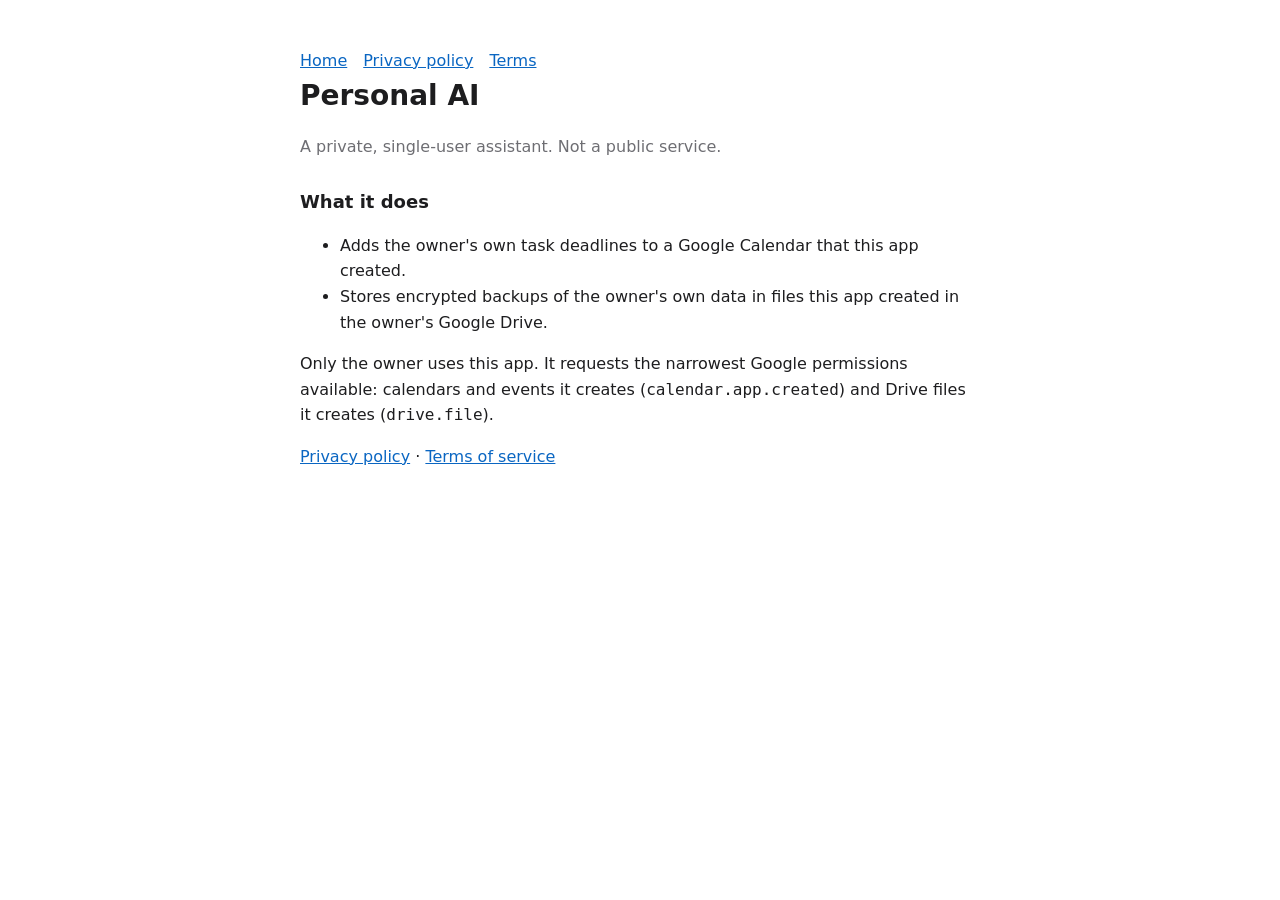
<file: index.html>
<!doctype html><html lang="en"><head><meta charset="utf-8"><meta name="viewport" content="width=device-width,initial-scale=1">
<title>Personal AI</title><link rel="stylesheet" href="style.css"></head><body><main>
<nav><a href="./">Home</a><a href="privacy.html">Privacy policy</a><a href="terms.html">Terms</a></nav>
<h1>Personal AI</h1>
<p class="muted">A private, single-user assistant. Not a public service.</p>
<h2>What it does</h2>
<ul>
<li>Adds the owner's own task deadlines to a Google Calendar that this app created.</li>
<li>Stores encrypted backups of the owner's own data in files this app created in the owner's Google Drive.</li>
</ul>
<p>Only the owner uses this app. It requests the narrowest Google permissions available: calendars and events it creates (<code>calendar.app.created</code>) and Drive files it creates (<code>drive.file</code>).</p>
<p><a href="privacy.html">Privacy policy</a> · <a href="terms.html">Terms of service</a></p>
</main></body></html>
</file>
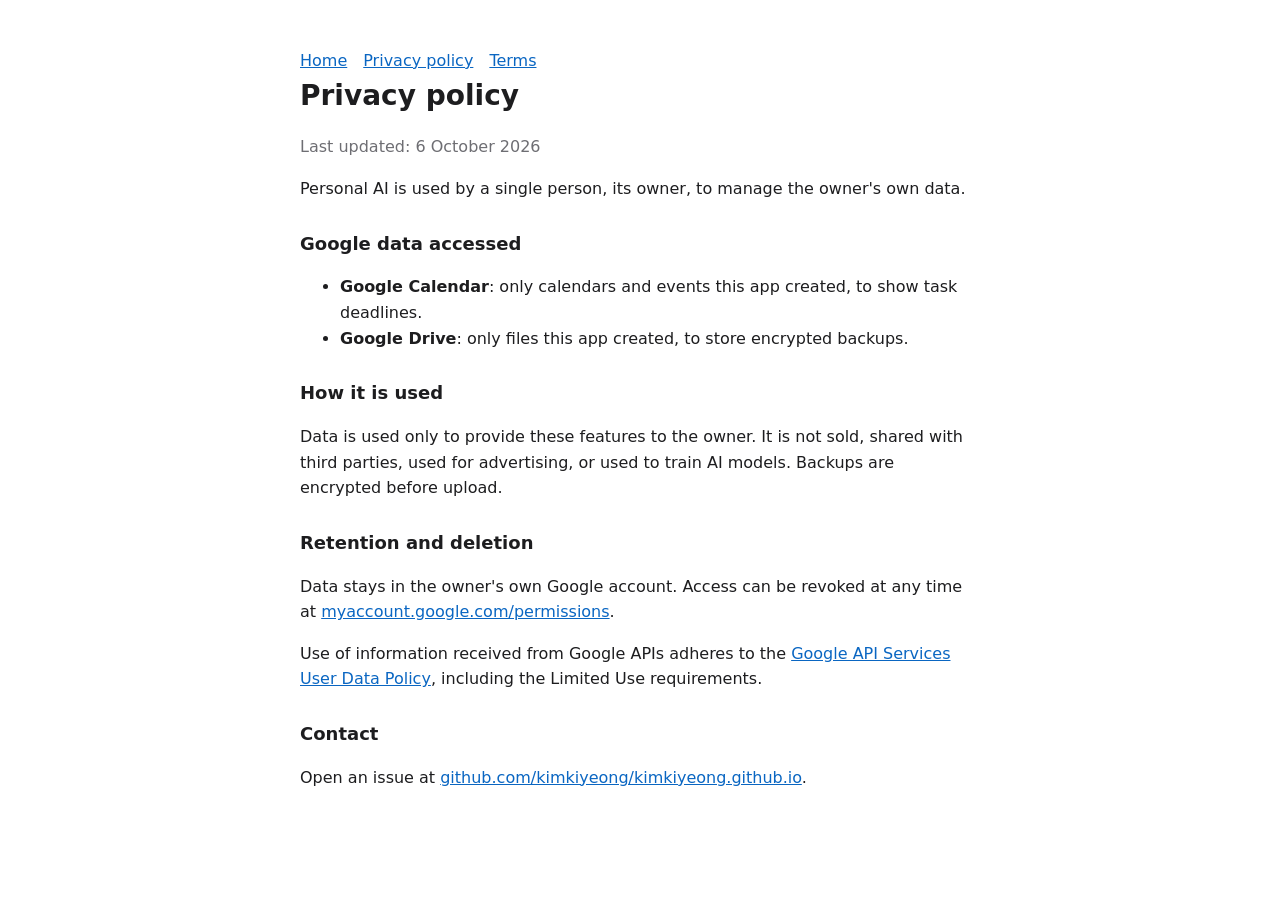
<file: privacy.html>
<!doctype html><html lang="en"><head><meta charset="utf-8"><meta name="viewport" content="width=device-width,initial-scale=1">
<title>Privacy policy · Personal AI</title><link rel="stylesheet" href="style.css"></head><body><main>
<nav><a href="./">Home</a><a href="privacy.html">Privacy policy</a><a href="terms.html">Terms</a></nav>
<h1>Privacy policy</h1><p class="muted">Last updated: 6 October 2026</p>
<p>Personal AI is used by a single person, its owner, to manage the owner's own data.</p>
<h2>Google data accessed</h2>
<ul><li><b>Google Calendar</b>: only calendars and events this app created, to show task deadlines.</li>
<li><b>Google Drive</b>: only files this app created, to store encrypted backups.</li></ul>
<h2>How it is used</h2>
<p>Data is used only to provide these features to the owner. It is not sold, shared with third parties, used for advertising, or used to train AI models. Backups are encrypted before upload.</p>
<h2>Retention and deletion</h2>
<p>Data stays in the owner's own Google account. Access can be revoked at any time at <a href="https://myaccount.google.com/permissions">myaccount.google.com/permissions</a>.</p>
<p>Use of information received from Google APIs adheres to the <a href="https://developers.google.com/terms/api-services-user-data-policy">Google API Services User Data Policy</a>, including the Limited Use requirements.</p>
<h2>Contact</h2><p>Open an issue at <a href="https://github.com/kimkiyeong/kimkiyeong.github.io/issues">github.com/kimkiyeong/kimkiyeong.github.io</a>.</p>
</main></body></html>
</file>
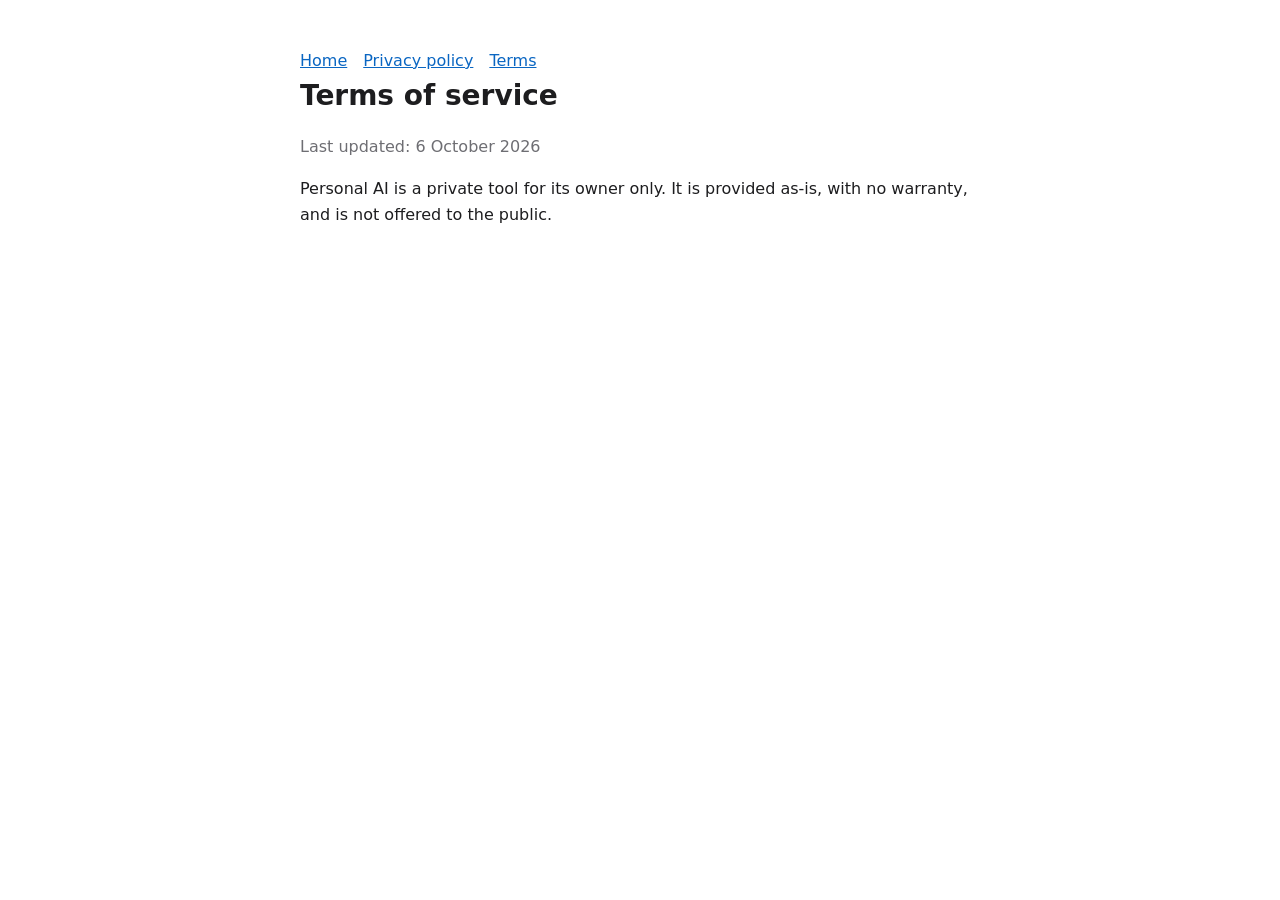
<file: terms.html>
<!doctype html><html lang="en"><head><meta charset="utf-8"><meta name="viewport" content="width=device-width,initial-scale=1">
<title>Terms · Personal AI</title><link rel="stylesheet" href="style.css"></head><body><main>
<nav><a href="./">Home</a><a href="privacy.html">Privacy policy</a><a href="terms.html">Terms</a></nav>
<h1>Terms of service</h1><p class="muted">Last updated: 6 October 2026</p>
<p>Personal AI is a private tool for its owner only. It is provided as-is, with no warranty, and is not offered to the public.</p>
</main></body></html>
</file>
<file: style.css>
:root{--bg:#fff;--fg:#1d1d1f;--muted:#6e6e73;--accent:#0a66c2}
@media (prefers-color-scheme:dark){:root{--bg:#111;--fg:#f2f2f2;--muted:#a1a1a6;--accent:#6cb4ff}}
body{margin:0;background:var(--bg);color:var(--fg);font:16px/1.6 -apple-system,system-ui,sans-serif}
main{max-width:680px;margin:0 auto;padding:48px 16px}
h1{font-size:28px;margin:0 0 8px}h2{font-size:18px;margin-top:28px}
p,li{color:var(--fg)}small,.muted{color:var(--muted)}a{color:var(--accent)}
nav a{margin-right:16px}
</file>
